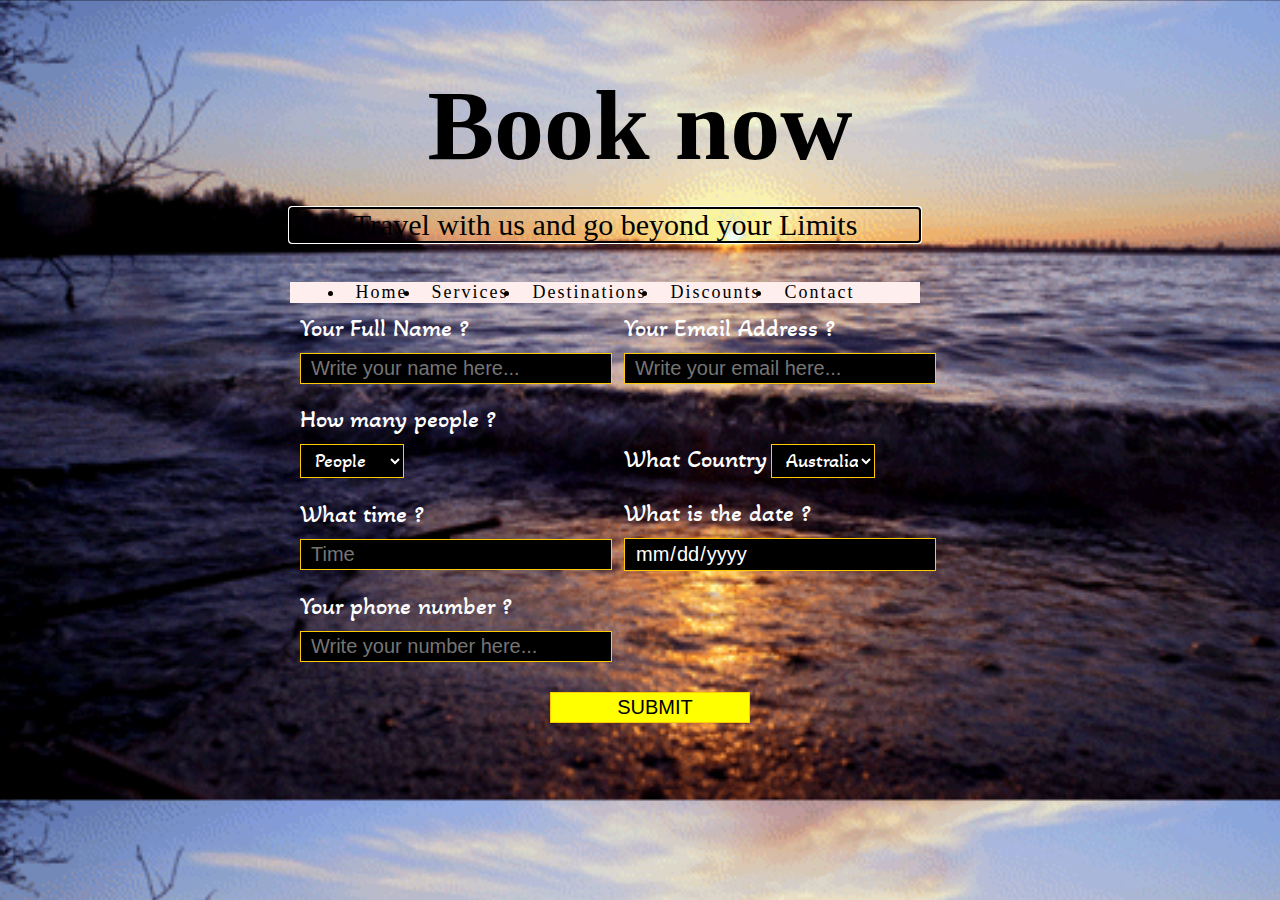
<file: Travel Website/index.html>
<!DOCTYPE html>
<html lang="en">
  
  <head>
    <meta charset="UTF-8">
    <meta http-equiv="X UA-Compatible" content="IE-edge">
    <meta name="viewport" content="width=device-width, initial-scale=1.0">
    <link rel="stylesheet" href="style2.css">
    <title>Booking Form</title>
  </head>
  
  <body class="main_bg">
    
    <div class="form">
      <div class="form-text">
        <h1><span></span> Book now <span></span></h1>
        <p>Travel with us and go beyond your Limits</p>
      </div>
      <div class="navbar">
        <div class="menu">
          <ul>
            <li><a href="file:///C:/Users/anahe/OneDrive/Desktop/Travel%20Website/Travelsite.html#">Home</a></li>
            <li><a href="#">Services</a></li>
            <li><a href="file:///C:/Users/anahe/OneDrive/Desktop/Travel%20Website/Places.html">Destinations</a></li>
            <li><a href="#">Discounts</a></li>
            <li><a href="#">Contact</a></li>
          </ul>
        </div>
        </div>
      
      <div class="main-form">
      <form action="index.php" method="get">
        <div>
          <span>Your Full Name ?</span>
          <input type="text" name="name" id="name" placeholder="Write your name here..." required>
        </div>
        <div>
          <span>Your Email Address ?</span>
          <input type="text" name="name" id="name" placeholder="Write your email here..." required>
        </div>
        <div>
          <!-- <-- this is the selection options--->
          <span>How many people ?</span>
          <select name="people" id="people" required>
            <option value="">People</option>
            <option value="1">1 People</option>
            <option value="2">2 People</option>
            <option value="3">3 People</option>
            <option value="4">4 People</option>
          </select>
          <!-- <---this is the select option--->
        </div>
        <div >
           <!-- <-- this is the selection options--->
          <span>What Country</span>
          <select name="Country" id="Country" required>
            <option value="australia">Australia</option>
      <option value="Argentina">Argentina</option>
      <option value="Alask">Alaska</option>
      <option value="Belgium">Belgium</option>
      <option value="Brazil">Brazil</option>
      <option value="Canada">Canada</option>
      <option value="Denmark">Denmark</option>
      <option value="England">England</option>
      <option value="Finland">Finland</option>
      <option value="Germany">Germany</option>
      <option value="Greenland">Greenland</option>
      <option value="Italy">Italy</option>
      <option value="Iceland">Iceland</option>
      <option value="Japan">Japan</option>
      <option value="South Korea">South Korea</option>
      <option value="Phillipines">Phillipines</option>
      <option value="USA">USA</option>
      <option value="China">China</option>
      <option value="Russia">Russia</option>
      <option value="Maldives">Maldives</option>
      <option value="Thailand">Thailand</option>
          </select>
           <!-- <---this is the select option--->
        </div>
        <div>
          <span>What time ?</span>
          <input type="text" name="time" id="time" placeholder="Time" required>
        </div>
        <div>
          <span>What is the date ?</span>
          <input type="date" name="date" id="date" placeholder="Date" required>
        </div>
        <div>
          <span>Your phone number ?</span>
          <input type="number" name="number" id="number" placeholder="Write your number here..." required>
        </div>
        <div id="submit">
          <input type="submit" value="SUBMIT" id="submit">
        </div>

        </form>
    </div>
  </body>
</html>
</file>
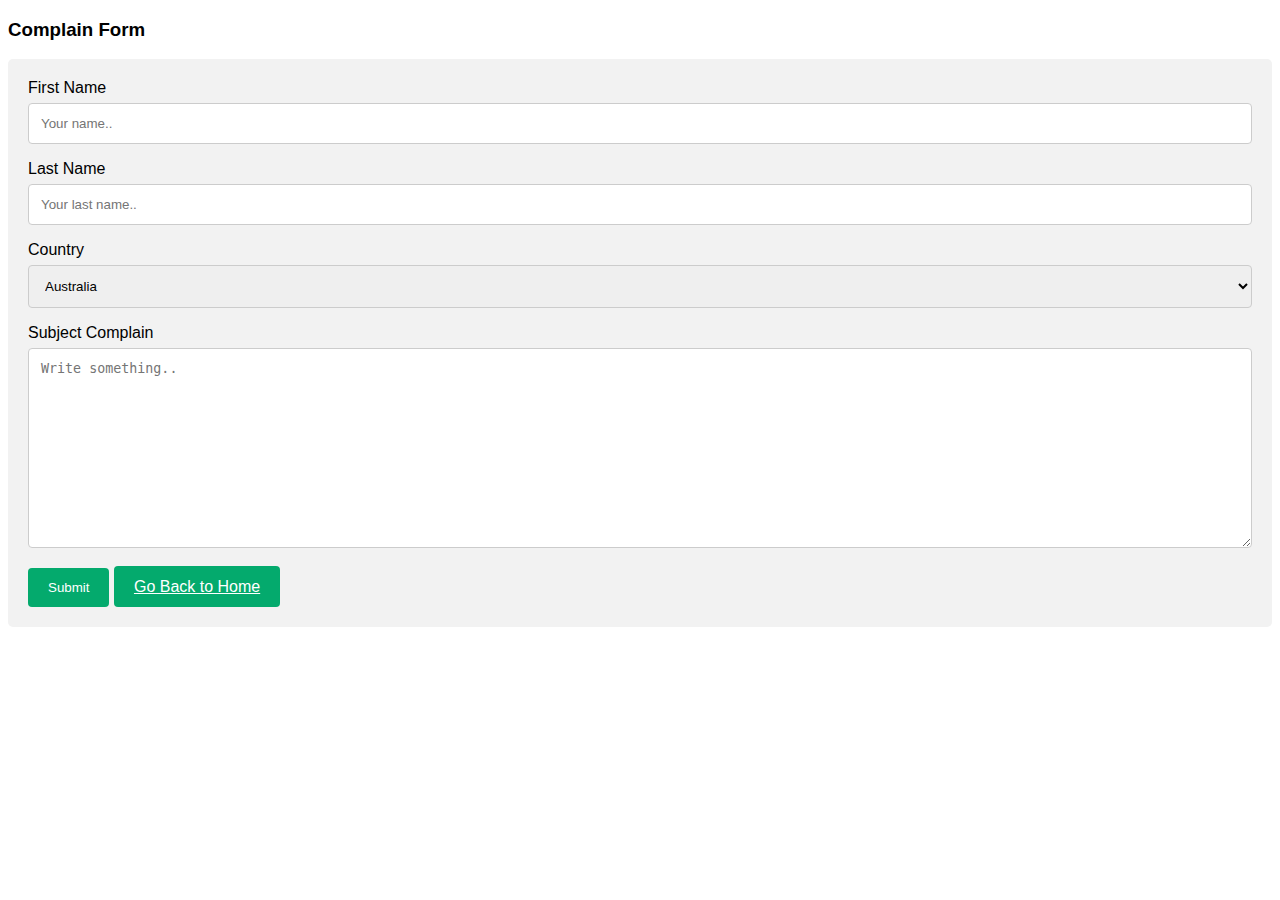
<file: Travel Website/complain.html>
<!DOCTYPE html>
<html>
<head>
<meta name="viewport" content="width=device-width, initial-scale=1">
<style>
body {font-family: Arial, Helvetica, sans-serif;}
* {box-sizing: border-box;}

input[type=text], select, textarea {
  width: 100%;
  padding: 12px;
  border: 1px solid #ccc;
  border-radius: 4px;
  box-sizing: border-box;
  margin-top: 6px;
  margin-bottom: 16px;
  resize: vertical;
}

input[type=submit] {
  background-color: #04AA6D;
  color: white;
  padding: 12px 20px;
  border: none;
  border-radius: 4px;
  cursor: pointer;
}


input[type=submit]:hover {
  background-color: #45a049;
}

.container {
  border-radius: 5px;
  background-color: #f2f2f2;
  padding: 20px;
}
.container a{
  background-color: #04AA6D;
  color: white;
  padding: 12px 20px;
  border: none;
  border-radius: 4px;
  cursor: pointer;
}
.container a:hover{
  background-color: #45a049;
}
</style>
</head>
<body>

<h3>Complain Form</h3>

<div class="container">
  <form action="/action_page.php">
    <label for="fname">First Name</label>
    <input type="text" id="fname" name="firstname" placeholder="Your name..">

    <label for="lname">Last Name</label>
    <input type="text" id="lname" name="lastname" placeholder="Your last name..">

    <label for="country">Country</label>
    <select id="country" name="country">
      <option value="australia">Australia</option>
      <option value="canada">Argentina</option>
      <option value="usa">Belgium</option>
      <option value="australia">Canada</option>
      <option value="canada">Denmark</option>
      <option value="australia">England</option>
      <option value="canada">Finland</option>
      <option value="australia">Germany</option>
      <option value="canada">Hungary</option>
      <option value="australia">Italy</option>
      <option value="canada">Japan</option>
      <option value="australia">South Korea</option>
      <option value="canada">Phillipines</option>
      <option value="australia">USA</option>
      <option value="canada">China</option>
      <option value="australia">Russia</option>
      <option value="canada">Malaysia</option>
    </select>

    <label for="subject">Subject Complain</label>
    <textarea id="subject" name="subject" placeholder="Write something.." style="height:200px"></textarea>

    <input type="submit" value="Submit">
    <a href="file:///C:/Users/anahe/OneDrive/Desktop/Travel%20Website/Travelsite.html#">Go Back to Home</a>
  </form>
</div>

</body>
</html>
</file>
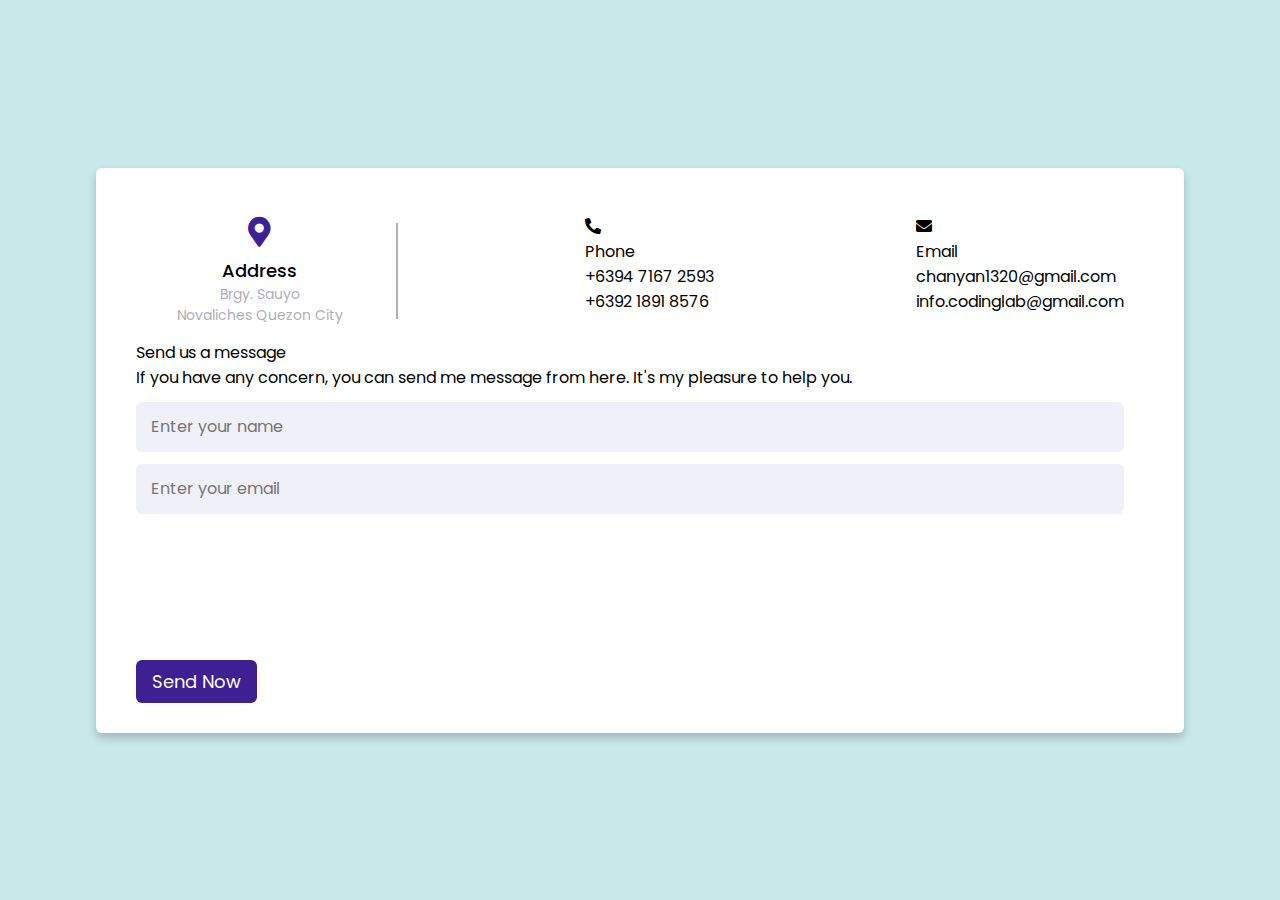
<file: Travel Website/Contact us.html>
<!DOCTYPE html>
<!-- Created By CodingLab - www.codinglabweb.com -->
<html lang="en" dir="ltr">
  <head>
    <meta charset="UTF-8">
   <!-- <title> Responsive Contact Us Form  | CodingLab </title>-->
    <link rel="stylesheet" href="Contact us.css">
    <!-- Fontawesome CDN Link -->
    <link rel="stylesheet" href="https://cdnjs.cloudflare.com/ajax/libs/font-awesome/5.15.2/css/all.min.css"/>
     <meta name="viewport" content="width=device-width, initial-scale=1.0">
   </head>
<body>
  <div class="container">
    <div class="content">
      <div class="left-side">
        <div class="address details">
          <i class="fas fa-map-marker-alt"></i>
          <div class="topic">Address</div>
          <div class="text-one">Brgy. Sauyo</div>
          <div class="text-two">Novaliches Quezon City</div>
        </div>

        </div>
        <div class="phone details">
          <i class="fas fa-phone-alt"></i>
          <div class="topic">Phone</div>
          <div class="text-one">+6394 7167 2593</div>
          <div class="text-two">+6392 1891 8576</div>
        </div>
      
        <div class="email details">
          <i class="fas fa-envelope"></i>
          <div class="topic">Email</div>
          <div class="text-one">chanyan1320@gmail.com</div>
          <div class="text-two">info.codinglab@gmail.com</div>
        </div>
      </div>
      <div class="right-side">
        <div class="topic-text">Send us a message</div>
        <p>If you have any concern, you can send me message from here. It's my pleasure to help you.</p>
      <form action="#">
        <div class="input-box">
          <input type="text" placeholder="Enter your name">
        </div>
        <div class="input-box">
          <input type="text" placeholder="Enter your email">
        </div>
        <div class="input-box message-box">
          
        </div>
        <div class="button">
          <input type="button" value="Send Now" >
        </div>
      </form>
    </div>
    </div>
  </div>
  
</body>
</html>
</file>
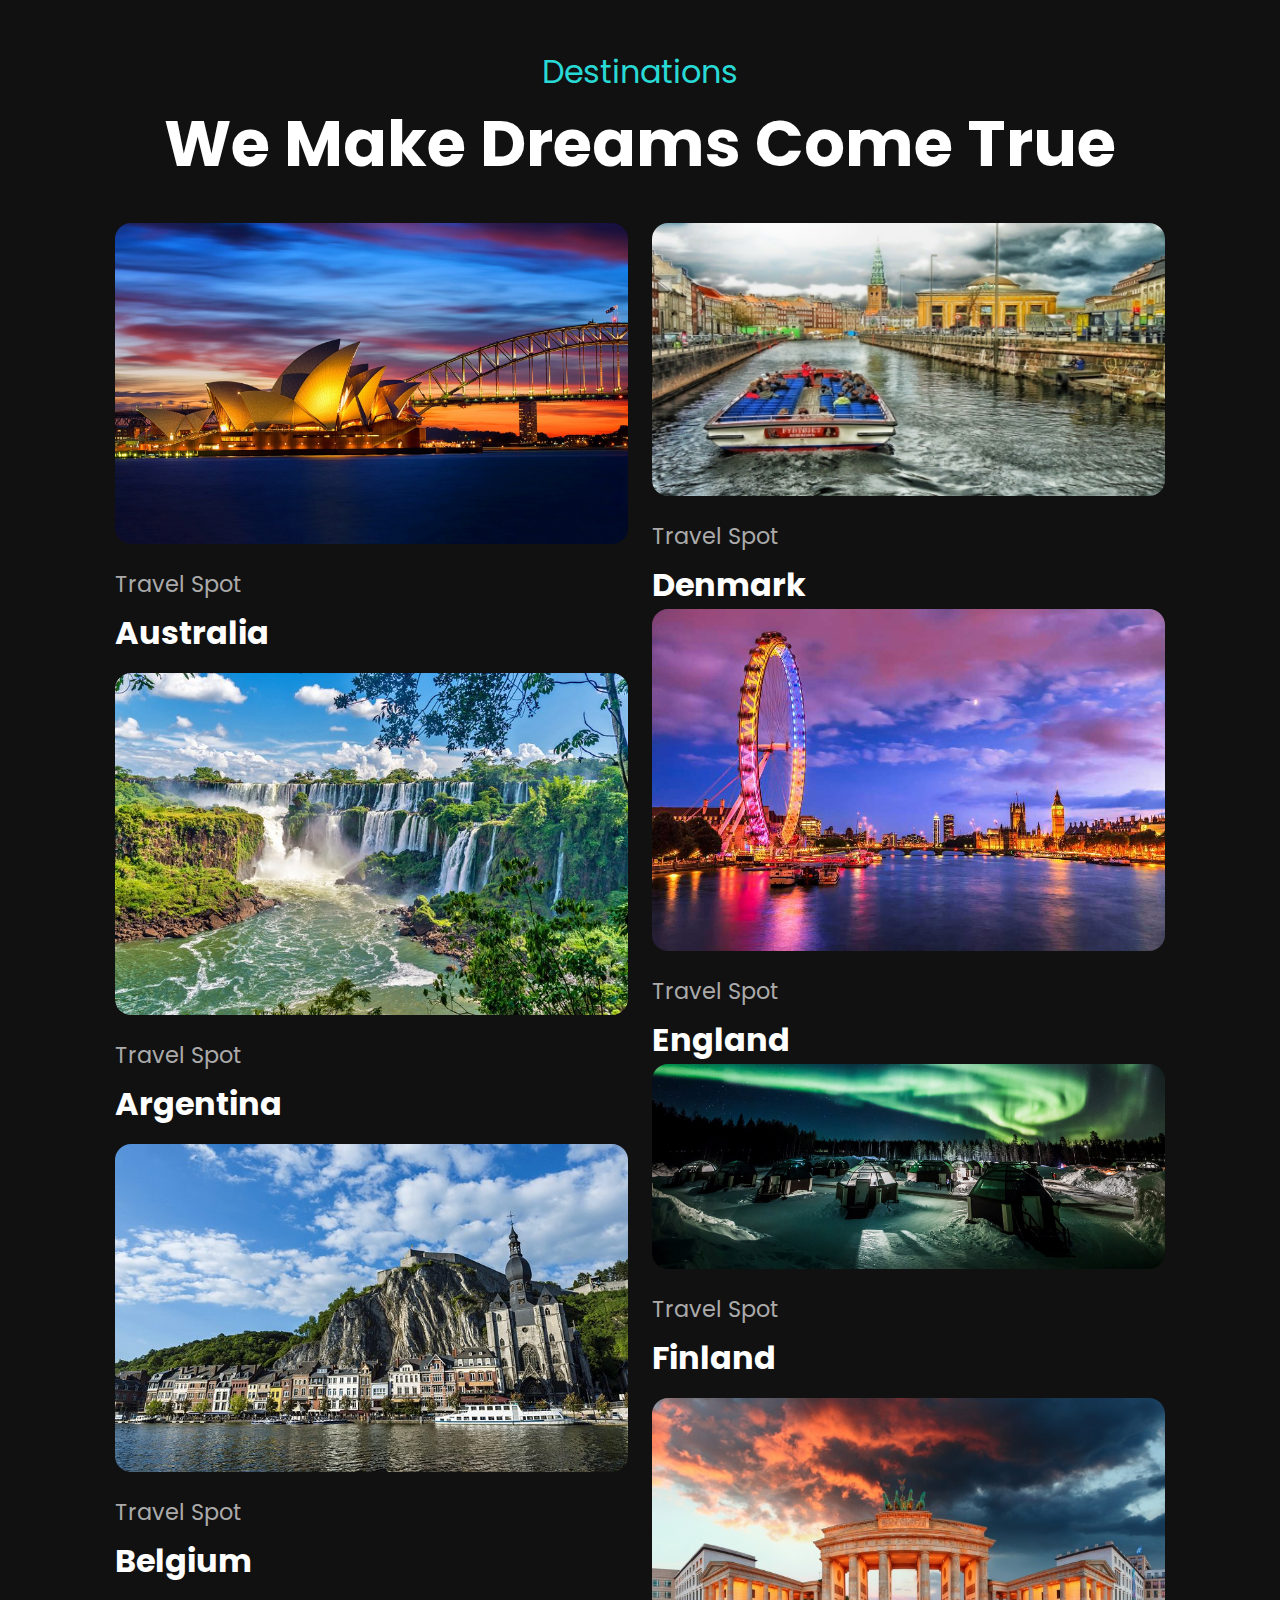
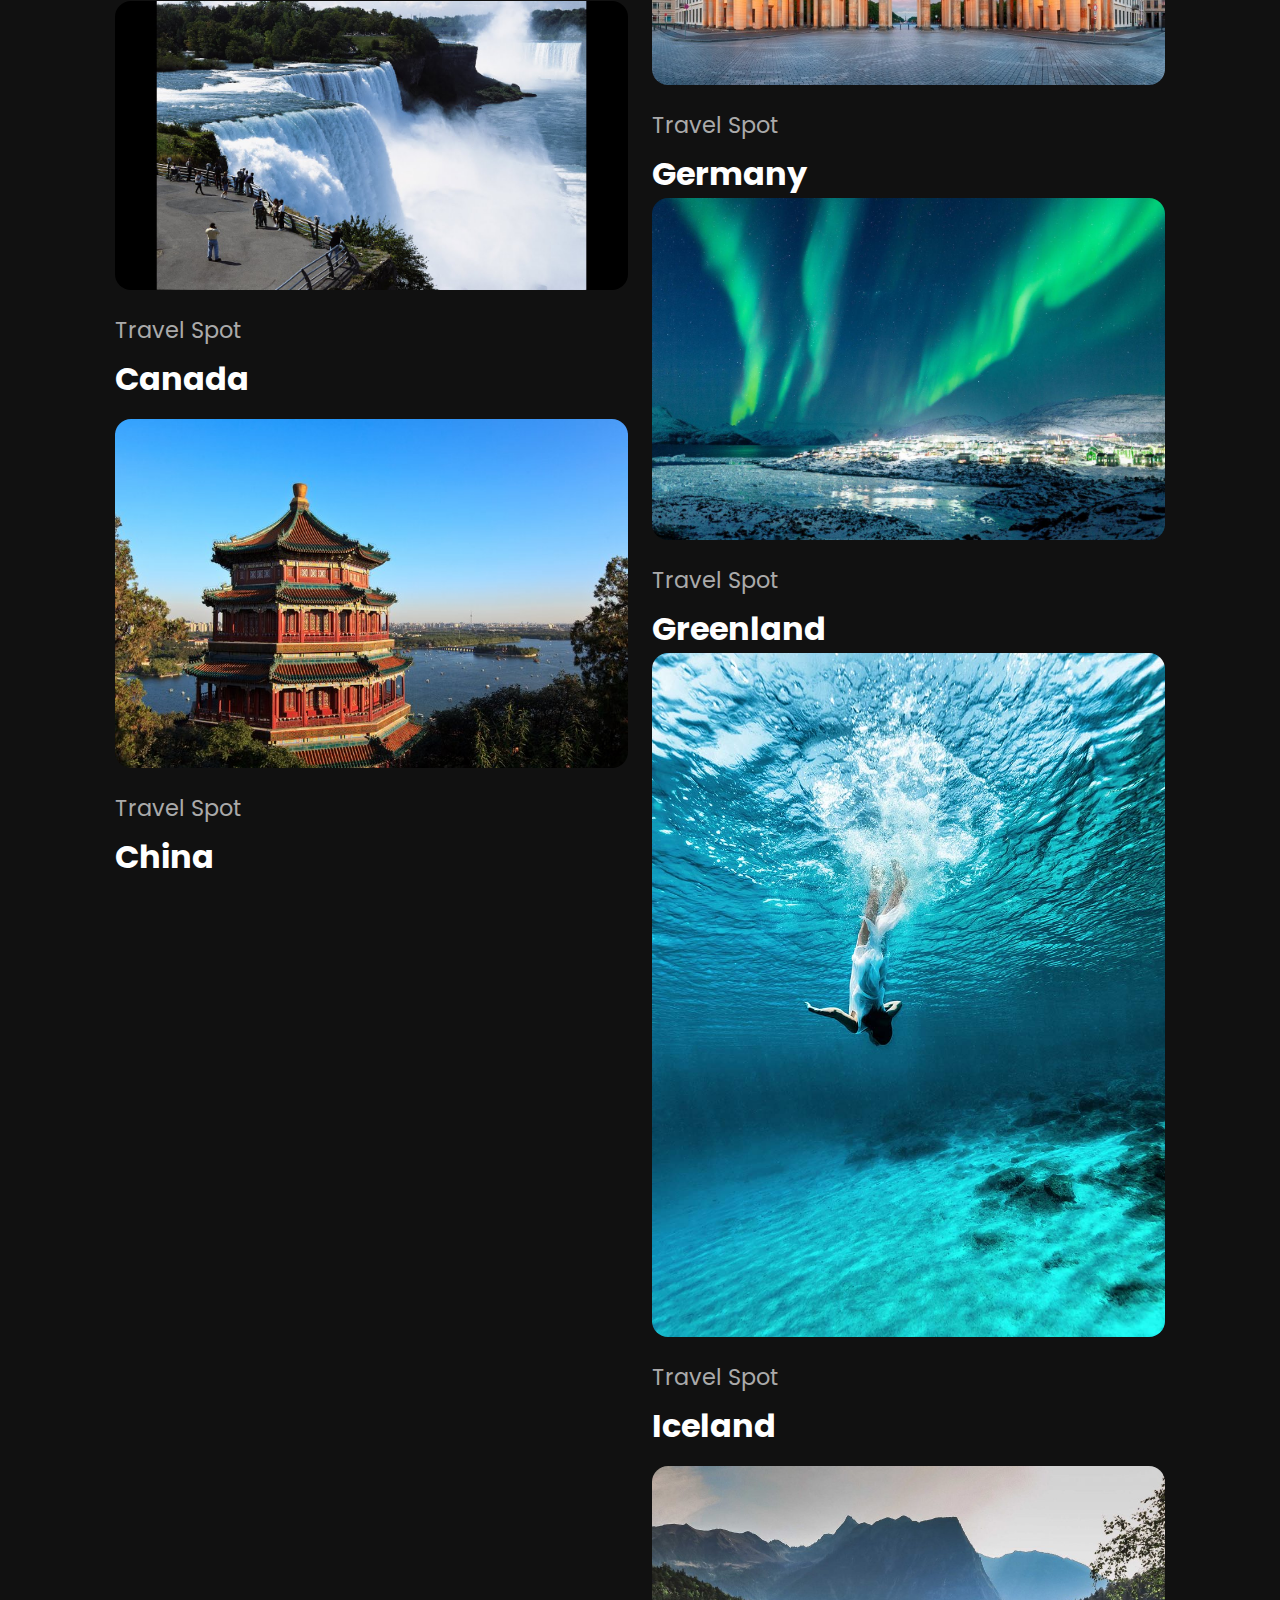
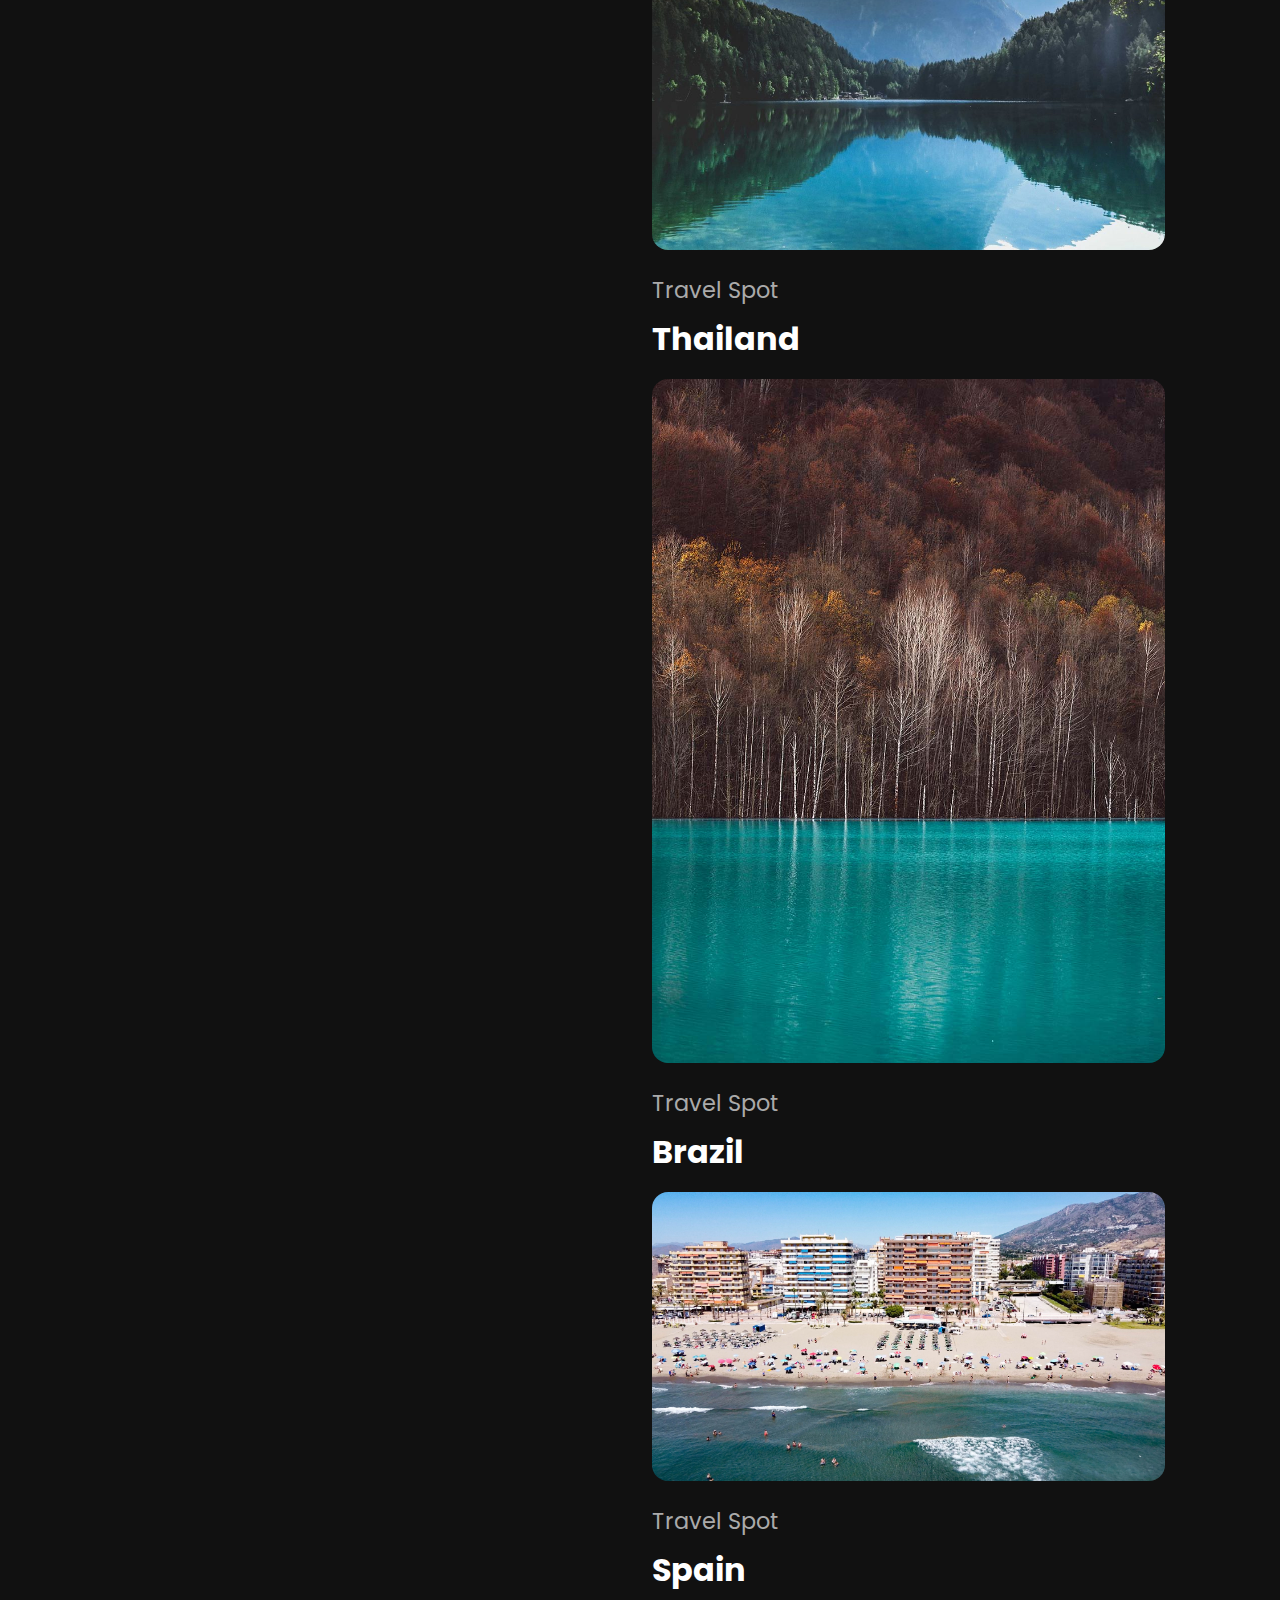
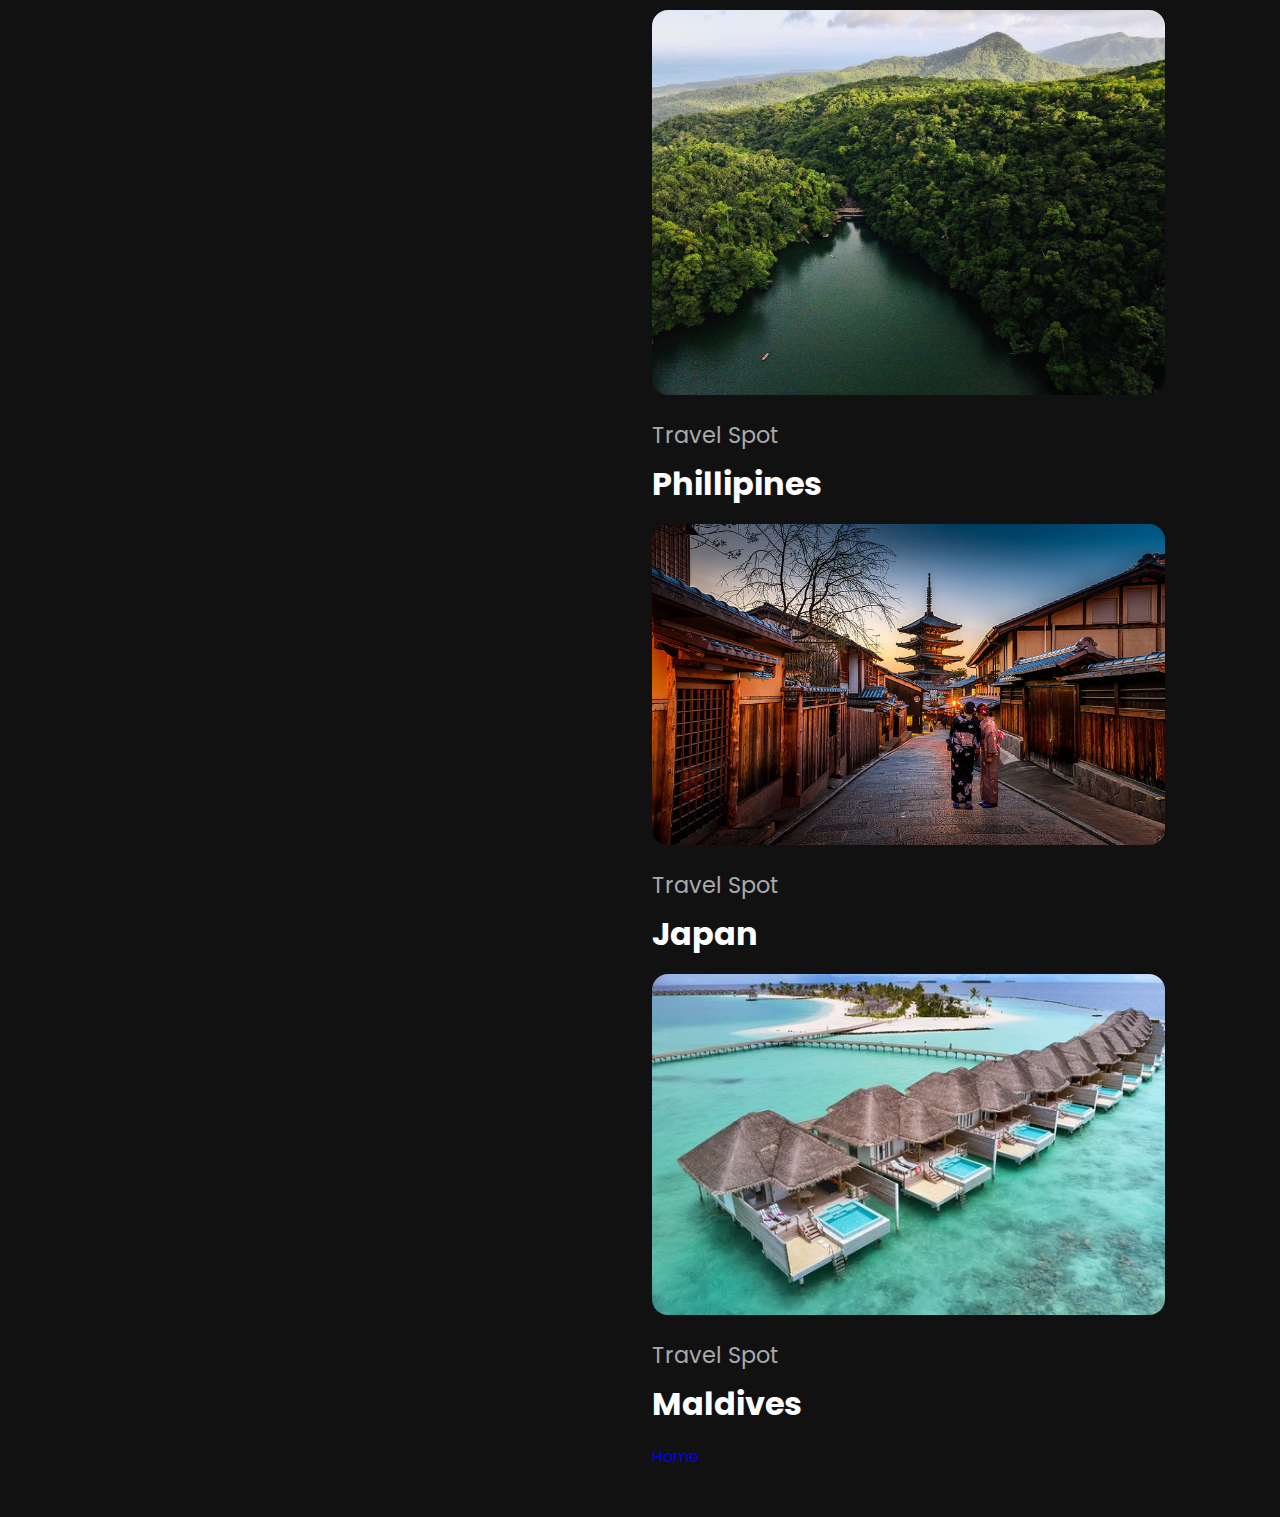
<file: Travel Website/Places.html>
<!DOCTYPE html>
<html lang="en">
  
  <head>
    <meta charset="UTF-8">
    <meta http-equiv="X UA-Compatible" content="IE-edge">
    <meta name="viewport" content="width=device-width, initial-scale=1.0">
    <link rel="stylesheet" href="Places.css">
    <title>Destination</title>
    
  </head>
  <body>
          <section class="gallery" id="gallery">

          <div class="heading">
              <span>Destinations</span>
              <h1>We make dreams come true</h1>
          </div>

          <div class="box-container">
      
            <div class="box" data-aos="zoom-in-up" data-aos-delay="150">
                <img src="Australia.jpg" alt="">
                <span>travel spot</span>
                <h3>Australia</h3>
            </div>
   
                <div class="box" data-aos="zoom-in-up" data-aos-delay="150">
                    <img src="Argentina.jpg" alt="">
                    <span>travel spot</span>
                    <h3>Argentina</h3>
                </div>

                    <div class="box" data-aos="zoom-in-up" data-aos-delay="150">
                        <img src="Belgium.jpg" alt="">
                        <span>travel spot</span>
                        <h3>Belgium</h3>
                    </div>

              <div class="box" data-aos="zoom-in-up" data-aos-delay="150">
                  <img src="Canada.jpg" alt="">
                  <span>travel spot</span>
                  <h3>Canada</h3>
              </div>
      
            <div class="box" data-aos="zoom-in-up" data-aos-delay="300">
                  <img src="China.jpg" alt="">
                  <span>travel spot</span>
                  <h3>China</h3>
              </div>

              <div class="box" data-aos="zoom-in-up" data-aos-delay="150">
                <img src="Denmark.jpg" alt="">
                <span>travel spot</span>
                <h3>Denmark</h3>

                <div class="box" data-aos="zoom-in-up" data-aos-delay="150">
                    <img src="LONDON.jpg" alt="">
                    <span>travel spot</span>
                    <h3>England</h3>

                    <div class="box" data-aos="zoom-in-up" data-aos-delay="150">
                        <img src="Finland.jpg" alt="">
                        <span>travel spot</span>
                        <h3>Finland</h3>
                    </div>


                <div class="box" data-aos="zoom-in-up" data-aos-delay="150">
                    <img src="Germany.jpg" alt="">
                    <span>travel spot</span>
                    <h3>Germany</h3>

                <div class="box" data-aos="zoom-in-left" data-aos-delay="150">
                        <img src="Greenland.jpg" alt="">
                        <span>travel spot</span>
                        <h3>Greenland</h3>

                        <div class="box" data-aos="zoom-in-up" data-aos-delay="150">
                            <img src="gallery-img-1.jpg" alt="">
                            <span>travel spot</span>
                            <h3>iceland</h3>
                        </div>
      
              <div class="box" data-aos="zoom-in-up" data-aos-delay="150">
                  <img src="gallery-img-4.jpg" alt="">
                  <span>travel spot</span>
                  <h3>thailand</h3>
              </div>
      
              <div class="box" data-aos="zoom-in-up" data-aos-delay="300">
                  <img src="gallery-img-5.jpg" alt="">
                  <span>travel spot</span>
                  <h3>brazil</h3>
              </div>
      
              <div class="box" data-aos="zoom-in-up" data-aos-delay="450">
                  <img src="Spain1.jpg" alt="">
                  <span>travel spot</span>
                  <h3>Spain</h3>
              </div>
    
              <div class="box" data-aos="zoom-in-up" data-aos-delay="150">
                  <img src="bulu2.jpg" alt="">
                  <span>travel spot</span>
                  <h3>Phillipines</h3>
              </div>

              <div class="box" data-aos="zoom-in-up" data-aos-delay="300">
                  <img src="Jap1.jpg" alt="">
                  <span>travel spot</span>
                  <h3>Japan</h3>
              </div>
    
              <div class="box" data-aos="zoom-in-left" data-aos-delay="450">
                  <img src="mal.jpg" alt="">
                  <span>travel spot</span>
                  <h3>Maldives</h3>
              </div>
              <a href="file:///C:/Users/anahe/OneDrive/Desktop/Travel%20Website/Travelsite.html#">Home</a>
        
          </div>
      
      </section>
  </body>
</file>
<file: Travel Website/style2.css>
@import url('https://fonts.googleapis.com/css2?family=Akaya+Telivigala&display=swap');

*{
  margin: 0%;
  padding: 0%;
}
.navbar{
  width: 90%;
  height: 30%;
  background-color: #fee;
  display: flex;
  justify-content: space-around;
  align-items: center;
  color: #000;
}
.navbar h1{
  font-size: 100px;
}
.menu ul{
  display: flex;
  align-items: center;
}
.menu ul li a{
  text-decoration: none;
  color: #000;
  padding: 5px 12px;
  letter-spacing: 2px;
  font-size: 18px;
}
.menu ul li a:hover{ 
  border-bottom: 4px solid #000;
  transition: 0.4s;
}
.main_bg{
  background-image: url(background2.gif);
  max-width: 1280px;
  height: 800px;
  display: flex;
  justify-content: center;
  align-items: center;
  margin: 0 auto;
  background-size: cover;
}

.form{
  width: 700px;
}

.form-text{
  text-align: center;
  margin: 0 0 40px 0;
}

.form-text h1 span img{
  margin: 0 10px;
}

.form-text h1{
  color: black;
  font-family: 'Open Sans';
  font-size: 100px;
  margin-bottom: 25px;
}

.form-text p{
  width: 90%;
  color: Black;
  font-family: 'Open Sans';
  font-size: 30px;
  outline: auto;
}

.main-form div{
  margin: 10px 10px;
  width: 300px;
  display: inline-block;
}

.main-form div input{
  width: 100%;
  font-family:'Arial';
  background: none;
  border: 1px solid #ffca00;;
  font-size: 20px;
  color: #fff;
  outline: none;
  padding: 3px 0 3px 10px;
  margin-top: 10px;
  background-color: #000;
}

.main-form div select{
  width: 104px;
  font-family: 'Akaya Telivigala', cursive;
  background: none;
  border: 1px solid #ffca00;;
  font-size: 20px;
  color: white;
  outline: none;
  padding: 3px 0 3px 10px;
  margin-top: 10px;
  background-color: #000;
}
.main-form div span{
  width: 100%;
  font-family: 'Akaya Telivigala', cursive;
  color: white;
  font-size: 25px;
  background-color: transparent;
}

#submit{
  width: 100%;
  text-align: center;
}

#submit input{
  font-family: 'Akaya Telivigala' cursive;
  width: 200px;
  background-color: yellow !important;
  color: black !important;
  transition: all .3s;
}

#submit input:hover{
  font-family: 'Akaya Telivigala', cursive;
  width: 200px;
  background-color: black !important;
  color: #fff !important;
}
#submit input:active{
  font-size: 19px;
  background-color: rgb(46, 20, 5) !important;
  color: #fff !important;
}


@media screen and (max-width: 710px) {
  .main-form{
    text-align:  center;
  }
}
</file>
<file: Travel Website/Contact us.css>
/* Google Font CDN Link */
@import url('https://fonts.googleapis.com/css2?family=Poppins:wght@200;300;400;500;600;700&display=swap');
*{
  margin: 0;
  padding: 0;
  box-sizing: border-box;
  font-family: "Poppins" , sans-serif;
}
body{
  min-height: 100vh;
  width: 100%;
  background: #c8e8e9;
  display: flex;
  align-items: center;
  justify-content: center;
}
.container{
  width: 85%;
  background: #fff;
  border-radius: 6px;
  padding: 20px 60px 30px 40px;
  box-shadow: 0 5px 10px rgba(0, 0, 0, 0.2);
}
.container .content{
  display: flex;
  align-items: center;
  justify-content: space-between;
}
.container .content .left-side{
  width: 25%;
  height: 100%;
  display: flex;
  flex-direction: column;
  align-items: center;
  justify-content: center;
  margin-top: 15px;
  position: relative;
}
.content .left-side::before{
  content: '';
  position: absolute;
  height: 70%;
  width: 2px;
  right: -15px;
  top: 50%;
  transform: translateY(-50%);
  background: #afafb6;
}
.content .left-side .details{
  margin: 14px;
  text-align: center;
}
.content .left-side .details i{
  font-size: 30px;
  color: #3e2093;
  margin-bottom: 10px;
}
.content .left-side .details .topic{
  font-size: 18px;
  font-weight: 500;
}
.content .left-side .details .text-one,
.content .left-side .details .text-two{
  font-size: 14px;
  color: #afafb6;
}
.container .content .right-side{
  width: 75%;
  margin-left: 75px;
}
.content .right-side .topic-text{
  font-size: 23px;
  font-weight: 600;
  color: #3e2093;
}
.right-side .input-box{
  height: 50px;
  width: 100%;
  margin: 12px 0;
}
.right-side .input-box input,
.right-side .input-box textarea{
  height: 100%;
  width: 100%;
  border: none;
  outline: none;
  font-size: 16px;
  background: #F0F1F8;
  border-radius: 6px;
  padding: 0 15px;
  resize: none;
}
.right-side .message-box{
  min-height: 110px;
}
.right-side .input-box textarea{
  padding-top: 6px;
}
.right-side .button{
  display: inline-block;
  margin-top: 12px;
}
.right-side .button input[type="button"]{
  color: #fff;
  font-size: 18px;
  outline: none;
  border: none;
  padding: 8px 16px;
  border-radius: 6px;
  background: #3e2093;
  cursor: pointer;
  transition: all 0.3s ease;
}
.button input[type="button"]:hover{
  background: #5029bc;
}

@media (max-width: 950px) {
  .container{
    width: 90%;
    padding: 30px 40px 40px 35px ;
  }
  .container .content .right-side{
   width: 75%;
   margin-left: 55px;
}
}
@media (max-width: 820px) {
  .container{
    margin: 40px 0;
    height: 100%;
  }
  .container .content{
    flex-direction: column-reverse;
  }
 .container .content .left-side{
   width: 100%;
   flex-direction: row;
   margin-top: 40px;
   justify-content: center;
   flex-wrap: wrap;
 }
 .container .content .left-side::before{
   display: none;
 }
 .container .content .right-side{
   width: 100%;
   margin-left: 0;
 }
}
</file>
<file: Travel Website/Places.css>
@import url("https://fonts.googleapis.com/css2?family=Poppins:wght@100;300;400;500;600&display=swap");
*{
  font-family: 'Poppins', sans-serif;
  margin: 0;
  padding: 0;
  -webkit-box-sizing: border-box;
          box-sizing: border-box;
  outline: none;
  border: none;
  text-decoration: none;
  text-transform: capitalize;
  -webkit-transition: all .2s linear;
  transition: all .2s linear;
}

body {
  background: #111;
  overflow-x: hidden;
}
.body a{
  text-decoration: none;
  color: #000;
  font-size: 15px;
  font-weight: bold;
  border-radius: 15px;
  padding: 7px 35px;
  border: 2px solid #ff0000;
}
.body a:hover{
  text-align: center;
  background-color: red;
  transition: 0.6s;
}

section {
  padding: 3rem 9%;
}

.heading {
  text-align: center;
  margin-bottom: 2rem;
}

.heading span {
  color: #29d9d5;
  font-size: 2rem;
}

.heading h1 {
  font-size: 4rem;
  color: #fff;
}

.gallery .box-container {
  -webkit-columns: 3 25rem;
          columns: 3 25rem;
  -webkit-column-gap: 1.5rem;
          column-gap: 1.5rem;
}

.gallery .box-container .box {
  margin-bottom: 1rem;
  -webkit-column-break-inside: avoid;
          break-inside: avoid;
}

.gallery .box-container .box img {
  width: 100%;
  border-radius: 1rem;
  margin-bottom: 1rem;
}

.gallery .box-container .box span {
  font-size: 1.4rem;
  color: #aaa;
}

.gallery .box-container .box h3 {
  margin-top: .5rem;
  font-size: 2rem;
  color: #fff;
}
</file>
